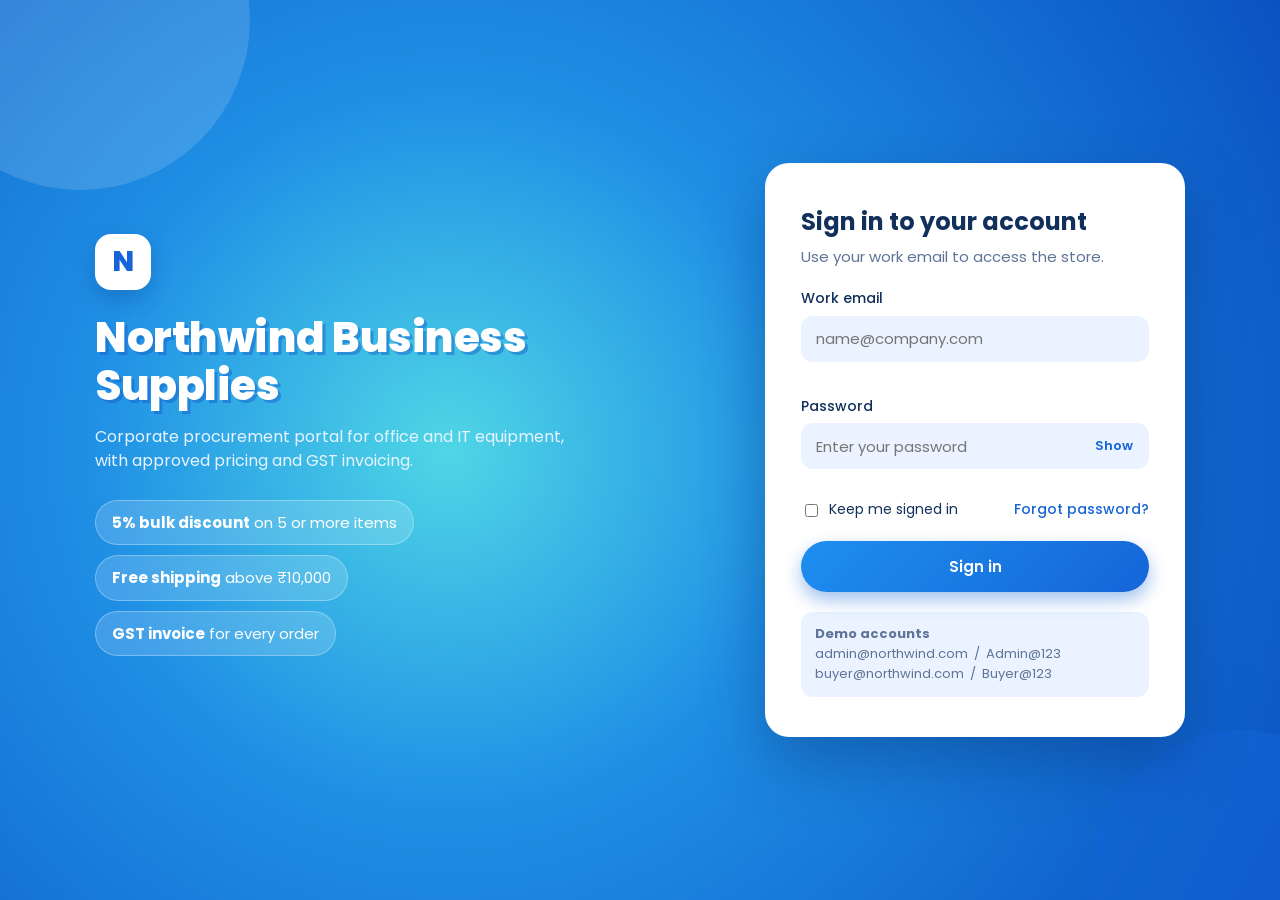
<file: index.html>
<!DOCTYPE html>
<html lang="en">
<head>
<meta charset="utf-8">
<meta name="viewport" content="width=device-width, initial-scale=1">
<title>Sign in – Northwind Business Supplies</title>
<link href="https://fonts.googleapis.com/css2?family=Poppins:wght@400;500;600;700;800&display=swap" rel="stylesheet">
<link rel="stylesheet" href="login.css">
</head>
<body>
<div class="wrap">
  <section class="brand">
    <div class="brand-inner">
      <div class="mark">N</div>
      <h1>Northwind Business Supplies</h1>
      <p>Corporate procurement portal for office and IT equipment, with approved pricing and GST invoicing.</p>
      <ul>
        <li><b>5% bulk discount</b> on 5 or more items</li>
        <li><b>Free shipping</b> above ₹10,000</li>
        <li><b>GST invoice</b> for every order</li>
      </ul>
    </div>
  </section>

  <section class="panel">
    <form id="form" novalidate>
      <h2>Sign in to your account</h2>
      <p class="sub">Use your work email to access the store.</p>
      <div class="alert" id="alert" role="alert" hidden></div>

      <label for="email">Work email</label>
      <input id="email" type="email" autocomplete="username" placeholder="name@company.com">
      <div class="err" id="emailErr"></div>

      <label for="pwd">Password</label>
      <div class="pw">
        <input id="pwd" type="password" autocomplete="current-password" placeholder="Enter your password">
        <button type="button" id="toggle" aria-label="Show password">Show</button>
      </div>
      <div class="err" id="pwdErr"></div>

      <div class="opts">
        <label class="chk"><input type="checkbox" id="remember"> Keep me signed in</label>
        <a href="#" id="forgot">Forgot password?</a>
      </div>

      <button class="submit" type="submit" id="submit">Sign in</button>

      <div class="demo">
        <b>Demo accounts</b><br>
        admin@northwind.com &nbsp;/&nbsp; Admin@123<br>
        buyer@northwind.com &nbsp;/&nbsp; Buyer@123
      </div>
    </form>
  </section>
</div>
<script src="login.js"></script>
</body>
</html>
</file>
<file: login.css>
:root{--blue:#1565d8;--ink:#12305c;--muted:#5f7396;--line:#d6e4f7;--bg:#eaf3ff;--red:#d92d20;--red-bg:#fdecea}
*,*:before,*:after{box-sizing:border-box}
html{color-scheme:light}
body{margin:0;min-height:100vh;color:#fff;font:15px/1.55 "Poppins",system-ui,-apple-system,"Segoe UI",Arial,sans-serif;
  background:radial-gradient(circle at 35% 50%,#4fd6e6 0%,#1f8fe5 38%,#0a52c2 100%);position:relative;overflow-x:hidden}
button,input{font:inherit;color:inherit}
:focus-visible{outline:3px solid #fff;outline-offset:2px}

/* decorative circles */
body:before,body:after{content:"";position:fixed;border-radius:50%;background:rgba(255,255,255,.14);pointer-events:none}
body:before{width:340px;height:340px;top:-150px;left:-90px}
body:after{width:300px;height:300px;right:-110px;bottom:-130px;background:rgba(21,101,216,.55)}

.wrap{min-height:100vh;display:grid;grid-template-columns:1.1fr 1fr;position:relative;z-index:1}
.brand{display:flex;align-items:center;padding:56px}
.brand-inner{max-width:480px;margin:auto}
.mark{width:56px;height:56px;border-radius:16px;background:#fff;color:var(--blue);display:grid;place-items:center;font-weight:800;font-size:28px;margin-bottom:24px;box-shadow:0 8px 20px rgba(7,50,120,.25)}
.brand h1{font-size:42px;line-height:1.15;margin:0 0 14px;font-weight:800;letter-spacing:-.5px;text-shadow:3px 3px 0 rgba(20,90,200,.45)}
.brand p{margin:0 0 26px;color:#e8f4ff;font-size:16px}
.brand ul{margin:0;padding:0;list-style:none}
.brand li{margin-bottom:10px;padding:10px 16px;border-radius:999px;background:rgba(255,255,255,.16);border:1px solid rgba(255,255,255,.3);backdrop-filter:blur(4px);width:max-content;max-width:100%}

.panel{display:flex;align-items:center;justify-content:center;padding:32px}
form{width:100%;max-width:420px;background:#fff;color:var(--ink);border-radius:24px;padding:40px 36px;box-shadow:0 24px 60px rgba(7,40,100,.35)}
h2{margin:0 0 4px;font-size:24px;font-weight:700}
.sub{margin:0 0 20px;color:var(--muted)}
label{display:block;font-weight:500;margin:14px 0 6px;font-size:14px}
input[type=email],input[type=password],input[type=text]{width:100%;background:var(--bg);border:1.5px solid transparent;border-radius:12px;padding:10px 14px;height:46px;color:var(--ink)}
input[type=email]:focus,input[type=password]:focus,input[type=text]:focus{border-color:var(--blue);background:#fff;outline:0}
input.bad{border-color:var(--red)}
.pw{position:relative}
.pw input{padding-right:64px}
.pw button{position:absolute;right:8px;top:50%;transform:translateY(-50%);background:none;border:0;color:var(--blue);cursor:pointer;font-size:13px;font-weight:600;padding:6px 8px}
.err{color:var(--red);font-size:12px;min-height:16px;margin-top:4px}
.alert{background:var(--red-bg);color:var(--red);border-radius:12px;padding:10px 14px;font-size:14px;margin-bottom:6px}
.opts{display:flex;justify-content:space-between;align-items:center;margin:10px 0 20px;font-size:14px}
.chk{display:flex;align-items:center;gap:8px;margin:0;font-weight:400}
.opts a{color:var(--blue);text-decoration:none;font-weight:500}
.opts a:hover{text-decoration:underline}
.submit{width:100%;background:linear-gradient(135deg,#1e8ff0,#1565d8);color:#fff;border:0;border-radius:999px;padding:14px;font-weight:600;cursor:pointer;box-shadow:0 8px 18px rgba(21,101,216,.4)}
.submit:hover{filter:brightness(1.08)}
.submit:disabled{opacity:.6;cursor:wait}
.demo{margin-top:20px;padding:12px 14px;background:var(--bg);border-radius:12px;font-size:13px;color:var(--muted)}

@media(max-width:800px){.wrap{grid-template-columns:1fr}.brand{padding:32px 24px 8px}.brand h1{font-size:32px}.brand ul{display:none}}
@media(prefers-reduced-motion:reduce){*{transition:none!important}}
</file>
<file: style.css>
:root{--blue:#1565d8;--sky:#1f8fe5;--bg:#eaf3ff;--ink:#12305c;--muted:#5f7396;--line:#d6e4f7;
  --green:#12805c;--red:#d92d20;--amber:#b54708;--shadow:0 6px 20px rgba(21,70,160,.10);--container:1320px;
  --grad:radial-gradient(circle at 35% 50%,#4fd6e6 0%,#1f8fe5 38%,#0a52c2 100%)}
*,*:before,*:after{box-sizing:border-box}
html{color-scheme:light}
body{margin:0;background:var(--bg);color:var(--ink);font:15px/1.55 "Poppins",system-ui,-apple-system,"Segoe UI",Arial,sans-serif}
button,input,select{font:inherit;color:inherit}
:focus-visible{outline:3px solid var(--blue);outline-offset:2px}
.wrapc{max-width:var(--container);margin:0 auto;padding-left:32px;padding-right:32px}

/* top bar + header */
.topbar{background:#0a3d94;color:#cfe3ff;font-size:12.5px}
.topbar .wrapc{display:flex;justify-content:space-between;padding-top:7px;padding-bottom:7px;gap:12px;flex-wrap:wrap}
header{background:linear-gradient(90deg,#0a52c2,#1f8fe5);color:#fff;position:sticky;top:0;z-index:10;box-shadow:0 4px 16px rgba(10,60,150,.3)}
.bar{display:flex;align-items:center;gap:12px;padding-top:12px;padding-bottom:12px}
.logo{display:flex;align-items:center;gap:12px;margin-right:auto;font-weight:700;font-size:18px;line-height:1.25}
.logo small{display:block;font-weight:400;font-size:12px;color:#d6e9ff}
.mark{width:40px;height:40px;border-radius:12px;background:#fff;color:var(--blue);display:grid;place-items:center;font-weight:800;font-size:20px}
.user{display:flex;align-items:center;gap:10px;margin-right:8px;line-height:1.2}
.user small{display:block;color:#d6e9ff;font-size:12px}
.av{width:38px;height:38px;border-radius:50%;background:rgba(255,255,255,.22);border:2px solid #fff;display:grid;place-items:center;font-weight:600;font-size:14px}
.hbtn{background:rgba(255,255,255,.14);border:1px solid rgba(255,255,255,.4);color:#fff;border-radius:999px;padding:8px 18px;cursor:pointer;font-weight:500}
.hbtn:hover{background:rgba(255,255,255,.26)}
.hbtn.primary{background:#fff;border-color:#fff;color:var(--blue);font-weight:600}
.hbtn.primary:hover{background:#eef6ff}
.hbtn span{background:var(--blue);color:#fff;border-radius:10px;padding:0 8px;margin-left:8px;font-size:13px}

/* hero banner */
.welcome{margin-top:24px;border-radius:24px;background:var(--grad);color:#fff;text-align:center;padding:44px 24px 36px;
  position:relative;overflow:hidden;display:flex;flex-direction:column;align-items:center;gap:22px;box-shadow:0 14px 34px rgba(10,70,170,.28)}
.welcome:before,.welcome:after{content:"";position:absolute;border-radius:50%;pointer-events:none}
.welcome:before{width:260px;height:260px;top:-130px;left:-60px;background:rgba(255,255,255,.16)}
.welcome:after{width:220px;height:220px;right:-80px;bottom:-110px;background:rgba(10,70,170,.5)}
.welcome>*{position:relative;z-index:1}
.welcome h1{margin:0;font-size:38px;line-height:1.15;font-weight:800;letter-spacing:-.5px;text-shadow:3px 3px 0 rgba(20,90,200,.45)}
.welcome p{margin:8px auto 0;color:#e8f4ff;max-width:560px}
.stats{display:flex;gap:14px;flex-wrap:wrap;justify-content:center}
.stats div{background:rgba(255,255,255,.18);border:1px solid rgba(255,255,255,.35);backdrop-filter:blur(4px);border-radius:16px;padding:10px 22px;min-width:150px}
.stats b{display:block;font-size:22px;font-weight:700}
.stats span{font-size:12px;color:#e8f4ff}

/* layout */
main{display:grid;grid-template-columns:minmax(0,1fr) 380px;gap:28px;align-items:start;padding-top:28px;padding-bottom:56px}
.chips{display:flex;flex-wrap:wrap;gap:8px;margin-bottom:14px}
.chip{background:#fff;border:1.5px solid var(--line);border-radius:999px;padding:7px 16px;cursor:pointer;font-size:14px;font-weight:500;color:var(--ink)}
.chip:hover{border-color:var(--sky)}
.chip.on{background:linear-gradient(135deg,#1e8ff0,#1565d8);border-color:transparent;color:#fff;box-shadow:0 6px 14px rgba(21,101,216,.35)}
.chip i{font-style:normal;opacity:.75;margin-left:5px;font-size:12px}
.tools{display:flex;gap:12px;margin-bottom:10px;padding:12px;background:#fff;border-radius:16px;box-shadow:var(--shadow)}
.tools input,.tools select{background:var(--bg);border:1.5px solid transparent;border-radius:12px;padding:8px 14px;height:44px;color:var(--ink)}
.tools input:focus,.tools select:focus{border-color:var(--blue);background:#fff;outline:0}
.tools input{flex:1;min-width:0}
.result{color:var(--muted);font-size:13px;margin:0 0 12px}

/* products */
.grid{display:grid;grid-template-columns:repeat(auto-fill,minmax(220px,1fr));gap:20px}
.card{background:#fff;border-radius:20px;overflow:hidden;display:flex;flex-direction:column;box-shadow:var(--shadow);transition:transform .15s,box-shadow .15s}
.card:hover{transform:translateY(-3px);box-shadow:0 12px 28px rgba(21,70,160,.18)}
.thumb{height:130px;display:grid;place-items:center;font-size:46px;position:relative;background:radial-gradient(circle at 50% 40%,#dff6fb,#d3e6fc)}
.thumb img{max-height:100%;max-width:100%;object-fit:contain}
.tag{position:absolute;top:10px;left:10px;font-size:11.5px;font-weight:500;padding:2px 10px;border-radius:999px;background:#fff4e5;color:var(--amber)}
.tag.out{background:#fdecea;color:var(--red)}
.cb{padding:14px 16px 16px;display:flex;flex-direction:column;gap:3px;flex:1}
.meta{display:flex;justify-content:space-between;font-size:12px;color:var(--muted)}
.name{font-weight:600;min-height:46px;margin-top:2px;line-height:1.35}
.rate{font-size:13px;color:#f5a30a;letter-spacing:1px}
.rate small{color:var(--muted);letter-spacing:0;margin-left:4px}
.price{font-size:20px;font-weight:700;color:var(--blue);margin-top:auto;padding-top:6px}
.price small{font-size:12px;font-weight:400;color:var(--muted)}
.add{margin-top:10px;width:100%;border:0;background:linear-gradient(135deg,#1e8ff0,#1565d8);color:#fff;border-radius:999px;padding:10px;cursor:pointer;font-weight:600;box-shadow:0 6px 14px rgba(21,101,216,.3)}
.add:hover{filter:brightness(1.08)}
.add:disabled{background:#b9c8dc;box-shadow:none;cursor:not-allowed}
.stepper{margin-top:10px;display:flex;align-items:center;justify-content:space-between;background:var(--bg);border-radius:999px;padding:3px}
.stepper button{background:var(--blue);color:#fff;border:0;width:36px;height:36px;border-radius:50%;font-size:18px;cursor:pointer}
.stepper b{font-weight:600;font-size:14px}

/* cart */
aside{background:#fff;border-radius:20px;box-shadow:var(--shadow);position:sticky;top:90px;max-height:calc(100vh - 110px);display:flex;flex-direction:column;overflow:hidden}
aside h2{font-size:17px;margin:0;padding:16px 20px;background:var(--grad);color:#fff;font-weight:700}
.items{overflow:auto;padding:0 20px;flex:1;min-height:90px}
.empty{color:var(--muted);padding:28px 0;text-align:center}
.row{display:grid;grid-template-columns:1fr auto;gap:6px 10px;padding:14px 0;border-bottom:1px solid var(--line)}
.row .t{font-weight:600}
.row .u{color:var(--muted);font-size:13px}
.qty{display:flex;align-items:center;background:var(--bg);border-radius:999px;width:max-content;padding:2px}
.qty button{background:#fff;border:0;width:28px;height:28px;border-radius:50%;cursor:pointer;font-size:16px;color:var(--blue);font-weight:600}
.qty b{min-width:34px;text-align:center;font-weight:600}
.rm{background:none;border:0;color:var(--red);cursor:pointer;font-size:13px;padding:0}
.rm:hover{text-decoration:underline}
.lt{text-align:right;font-weight:600}
.sum{padding:16px 20px 20px;border-top:1px solid var(--line);background:#f6faff;font-size:14px}
.coupon{display:flex;gap:8px;margin-bottom:6px}
.coupon input{flex:1;min-width:0;background:#fff;border:1.5px solid var(--line);border-radius:999px;padding:8px 14px;text-transform:uppercase;height:40px}
.coupon input:focus{border-color:var(--blue);outline:0}
.coupon button{border:0;background:var(--ink);color:#fff;border-radius:999px;padding:0 18px;cursor:pointer;font-weight:500}
.msg{font-size:12px;min-height:18px;margin-bottom:6px}
.ok{color:var(--green)}
.err{color:var(--red)}
.l{display:flex;justify-content:space-between;padding:4px 0}
.l.d{color:var(--green)}
.l.tot{border-top:1px dashed #b7cbe8;margin-top:8px;padding-top:12px;font-size:20px;font-weight:700;color:var(--blue)}
.co{width:100%;margin-top:12px;background:linear-gradient(135deg,#1e8ff0,#1565d8);color:#fff;border:0;border-radius:999px;padding:14px;font-weight:600;cursor:pointer;box-shadow:0 8px 18px rgba(21,101,216,.35)}
.co:hover{filter:brightness(1.08)}
.co:disabled{background:#b9c8dc;box-shadow:none;cursor:not-allowed}
.clear{background:none;border:0;color:var(--muted);cursor:pointer;font-size:13px;margin-top:8px;width:100%}
.clear:hover{color:var(--red)}
.hint{font-size:12px;color:var(--muted);margin-top:10px}

footer{background:linear-gradient(90deg,#0a52c2,#1f8fe5);color:#d6e9ff;font-size:13px;padding:20px 0}

/* modal / invoice */
.modal{position:fixed;inset:0;background:rgba(8,40,110,.55);display:grid;place-items:center;padding:20px;z-index:30}
.modal[hidden]{display:none}
.box{background:#fff;border-radius:24px;width:100%;max-width:640px;max-height:90vh;overflow:auto;padding:30px;position:relative}
.x{position:absolute;right:14px;top:8px;background:none;border:0;font-size:28px;cursor:pointer;color:var(--muted)}
.box h3{margin:0 0 4px;color:var(--blue);font-size:21px;font-weight:700}
.okbadge{display:inline-block;background:#e3f6ee;color:var(--green);border-radius:999px;padding:3px 14px;font-size:13px;font-weight:500;margin-bottom:10px}
table{width:100%;border-collapse:collapse;margin:14px 0;font-size:14px}
th,td{padding:9px 6px;border-bottom:1px solid var(--line);text-align:left}
th{background:var(--bg);font-weight:600;color:var(--ink)}
td.r,th.r{text-align:right}
.olist{border:1.5px solid var(--line);border-radius:14px;padding:12px 16px;margin-top:10px;display:flex;justify-content:space-between;gap:10px;cursor:pointer}
.olist:hover{border-color:var(--sky)}
.pbtn{background:linear-gradient(135deg,#1e8ff0,#1565d8);color:#fff;border:0;border-radius:999px;padding:10px 22px;cursor:pointer;font-weight:600}
.toast{position:fixed;left:50%;bottom:24px;transform:translateX(-50%);background:var(--ink);color:#fff;padding:11px 22px;border-radius:999px;font-size:14px;opacity:0;pointer-events:none;transition:opacity .2s;z-index:40}
.toast.on{opacity:1}

@media(max-width:960px){
  .wrapc{padding-left:16px;padding-right:16px}
  main{grid-template-columns:1fr}
  aside{position:static;max-height:none}
  .user div:last-child{display:none}
  .topbar span:last-child{display:none}
  .welcome h1{font-size:28px}
}
@media print{
  body>*:not(.modal){display:none!important}
  .modal{position:static;background:none;padding:0}
  .box{max-height:none;padding:0}
  .noprint,.x{display:none!important}
}
@media(prefers-reduced-motion:reduce){*{transition:none!important}.card:hover{transform:none}}
</file>
